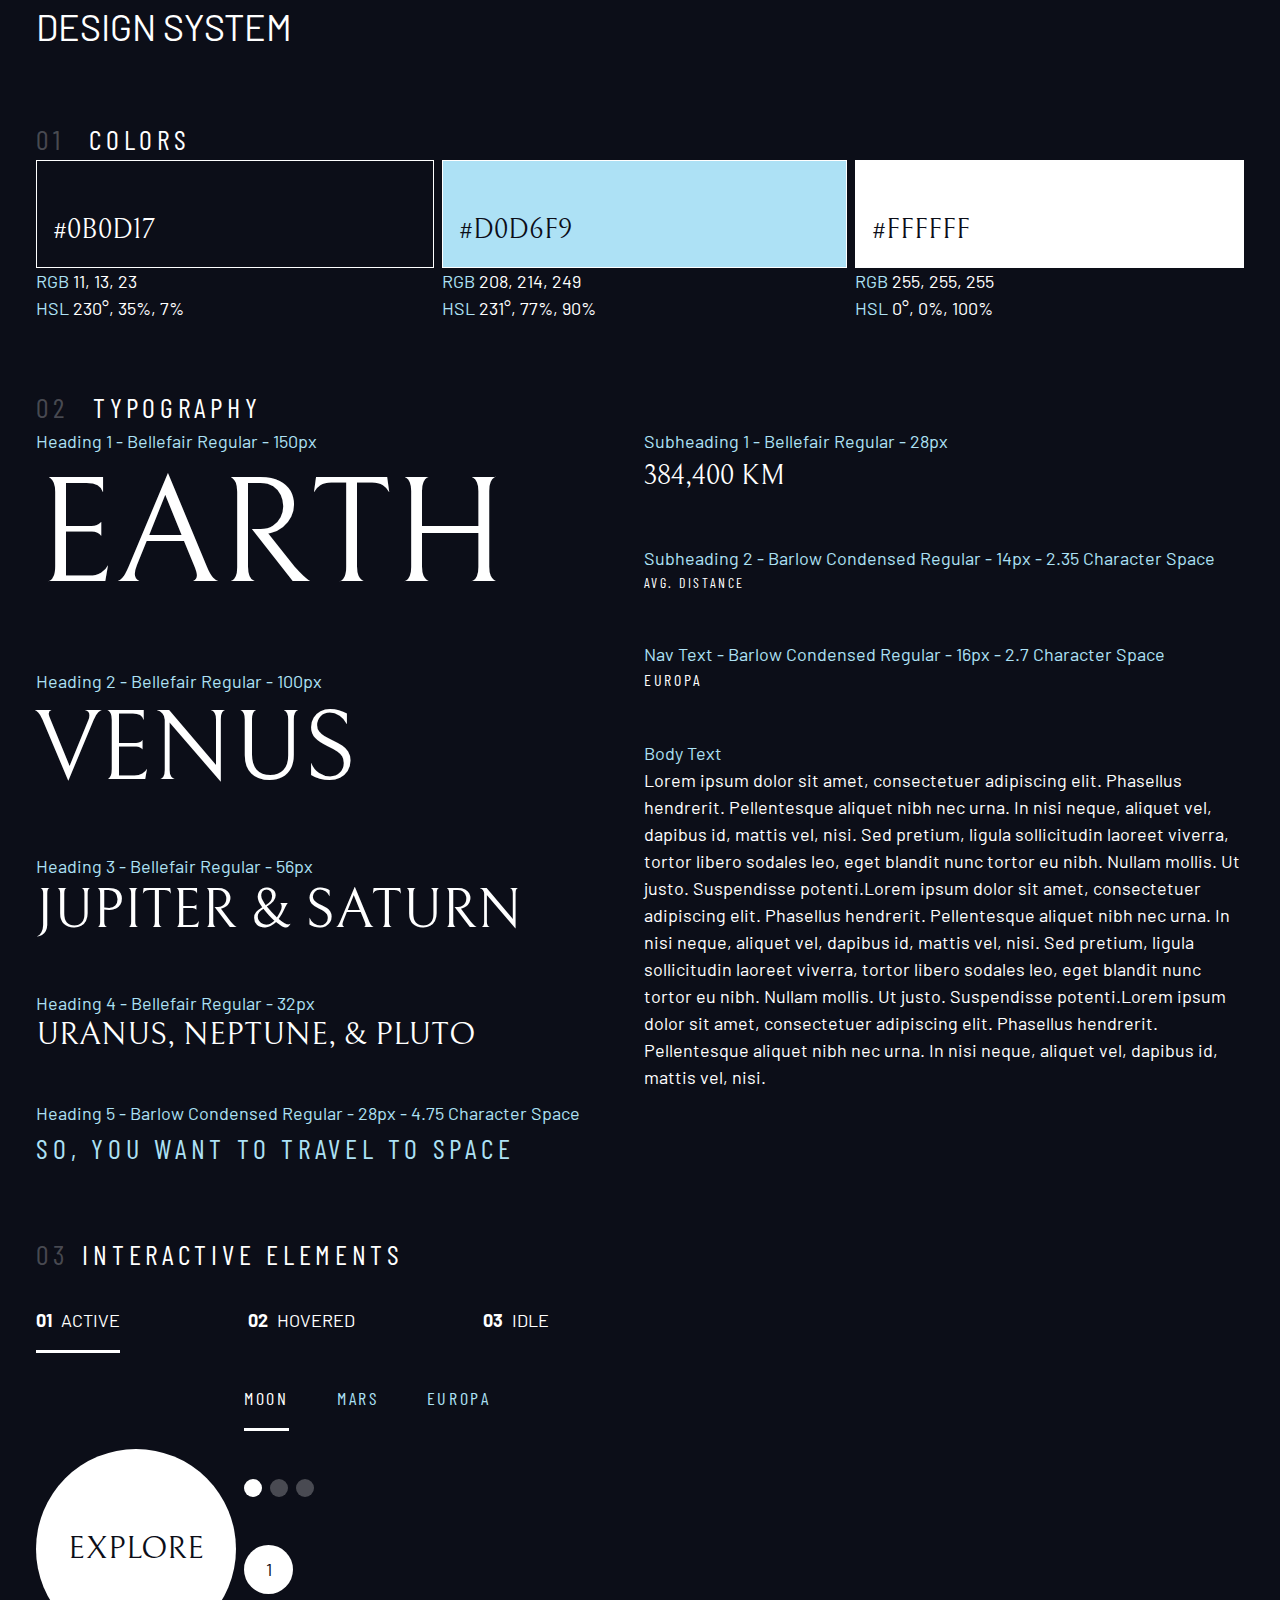
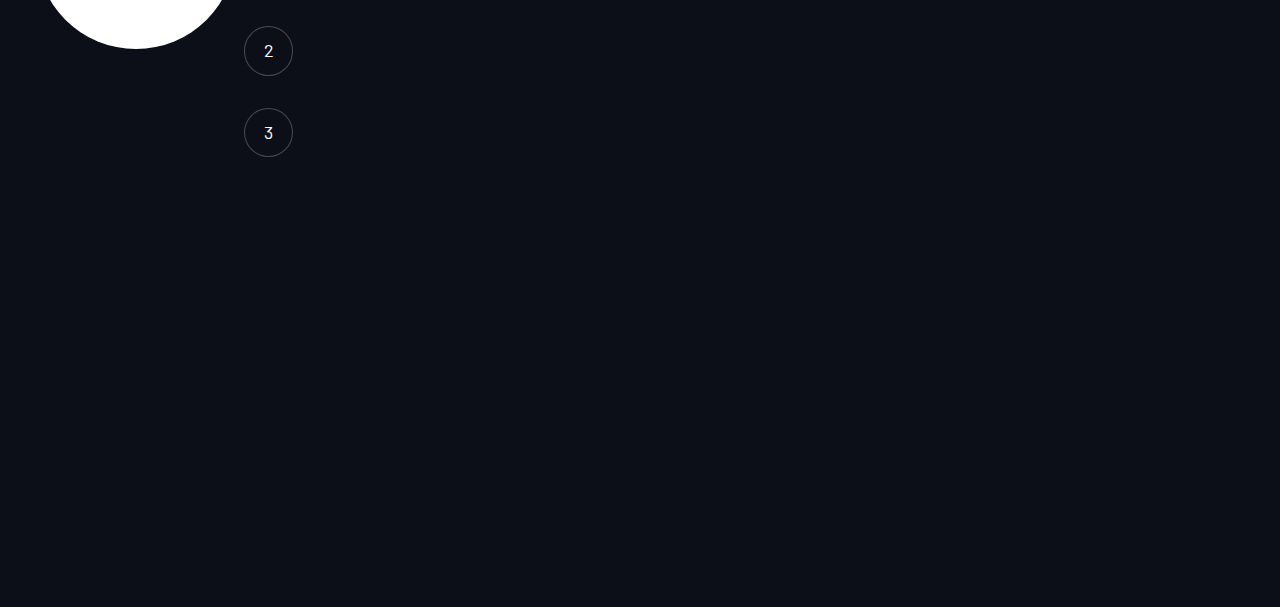
<file: index.html>
<!DOCTYPE html>
<html lang="en">
<head>
    <meta charset="UTF-8">
    <meta http-equiv="X-UA-Compatible" content="IE=edge">
    <meta name="viewport" content="width=device-width, initial-scale=1.0">
    <link rel="stylesheet" href="./index.css">
    <link href="https://fonts.googleapis.com/css2?family=Barlow+Condensed:wght@400;700&family=Bellefair&family=Barlow:wght@400;700&display=swap"
    rel="stylesheet">
    <title>space</title>
</head>
<body>
    <div class="container">
        <h1 class="uppercase">Design system</h1>
        
        <section id="colors" style="margin: 4rem 0">
            <h2 class="number-title"><span>01</span> colors</h2>
            <div class="flex">
                <div style="flex-grow: 1;">
                    <div class="bg-dark text-white ff-serif fs-500" style="padding: 3rem 1rem 1rem; border: 1px solid white">#0B0D17</div>
                    <p><span class="text-accent">RGB</span> 11, 13, 23</p>
                    <p><span class="text-accent">HSL</span> 230°, 35%, 7%</p>
                </div>
                <div style="flex-grow: 1;">
                    <div class="bg-accent text-dark ff-serif fs-500" style="padding: 3rem 1rem 1rem; border: 1px solid white">#D0D6F9</div>
                    <p><span class="text-accent">RGB</span> 208, 214, 249</p>
                    <p><span class="text-accent">HSL</span> 231°, 77%, 90%</p>
                </div>
                <div style="flex-grow: 1;">
                    <div class="bg-white text-dark ff-serif fs-500" style="padding: 3rem 1rem 1rem; border: 1px solid white;">#FFFFFF</div>
                    <p><span class="text-accent">RGB</span> 255, 255, 255</p>
                    <p><span class="text-accent">HSL</span> 0°, 0%, 100%</p>
                </div>
            </div>
        </section>
        
        <section id="typography"  style="margin: 4rem 0">
            <h2 class="number-title"><span>02 </span>Typography</h2>
            <div class="flex">
                <div class="flow" style="flex-basis: 100%; --flow-space:3rem;">
                    <div> 
                        <p class="text-accent">Heading 1 - Bellefair Regular - 150px</p>
                        <p class="fs-900 ff-serif uppercase">Earth</p>
                    </div>
                    <div> 
                        <p class="text-accent">Heading 2 - Bellefair Regular - 100px</p>
                        <p class="fs-800 ff-serif uppercase">Venus</p>
                    </div>
                    <div> 
                        <p class="text-accent">Heading 3 - Bellefair Regular - 56px</p>
                        <p class="fs-700 ff-serif uppercase">Jupiter & Saturn</p>
                    </div>
                    <div> 
                        <p class="text-accent">Heading 4 - Bellefair Regular - 32px</p>
                        <p class="fs-600 ff-serif uppercase">Uranus, Neptune, & Pluto</p>
                    </div>
                    <div> 
                        <p class="text-accent">Heading 5 - Barlow Condensed Regular - 28px - 4.75 Character Space</p>
                        <p class="text-accent fs-500 ff-sans-cond uppercase letter-spacing-1">So, you want to travel to space</p>
                    </div>
                
                </div>
                
                <div class="flow"  style="flex-basis: 100%; --flow-space:3rem;">
                    <div> 
                        <p class="text-accent">Subheading 1 - Bellefair Regular - 28px</p>
                        <p class="fs-500 ff-serif uppercase">384,400 km</p>
                    </div>
                    <div> 
                        <p class="text-accent">Subheading 2 - Barlow Condensed Regular - 14px - 2.35 Character Space</p>
                        <p class="fs-200 uppercase ff-sans-cond letter-spacing-3">Avg. Distance</p>
                    </div>
                    <div> 
                        <p class="text-accent">Nav Text - Barlow Condensed Regular - 16px - 2.7 Character Space</p>
                        <p class="fs-300 uppercase ff-sans-cond letter-spacing-2">Europa</p>
                    </div>
                    <div> 
                        <p class="text-accent">Body Text</p>
                        <p>Lorem ipsum dolor sit amet, consectetuer adipiscing elit. Phasellus hendrerit. Pellentesque aliquet nibh nec urna. In nisi neque, aliquet vel, dapibus id, mattis vel, nisi. Sed pretium, ligula sollicitudin laoreet viverra, tortor libero sodales leo, eget blandit nunc tortor eu nibh. Nullam mollis. Ut justo. Suspendisse potenti.Lorem ipsum dolor sit amet, consectetuer adipiscing elit. Phasellus hendrerit. Pellentesque aliquet nibh nec urna. In nisi neque, aliquet vel, dapibus id, mattis vel, nisi. Sed pretium, ligula sollicitudin laoreet viverra, tortor libero sodales leo, eget blandit nunc tortor eu nibh. Nullam mollis. Ut justo. Suspendisse potenti.Lorem ipsum dolor sit amet, consectetuer adipiscing elit. Phasellus hendrerit. Pellentesque aliquet nibh nec urna. In nisi neque, aliquet vel, dapibus id, mattis vel, nisi. </p>
                    </div> 
                </div>
            </div>
        </section>
        <section class="flow" id="interactive-elements">
            <h2 class="number-title"><span>03</span>Interactive elements</h2>
            <!-- navigation -->
            <div>
                <nav>
                    <ul class="primary-navigation underline-indicators flex">
                        <li class="active"><a class="uppercase text-white letter-space-2" href="#"><span>01</span>Active</a></li>
                        <li><a class="uppercase text-white letter-space-2" href="#"><span>02</span>Hovered</a></li>
                        <li><a class="uppercase text-white letter-space-2" href="#"><span>03</span>Idle</a></li>
                    </ul>
                </nav>
            </div>

            <div class="flex">
                <div style="margin-top: 5rem;">
                    <!-- explore button -->
                    <a href="#" class="large-button uppercase ff-serif text-dark fs-600 bg-white">Explore</a>
                </div>
                <div class="flow" style="margin-bottom: 50vh; --flow-space: 3rem;">
                    <!-- Tabs -->
                    <div class="tab-list underline-indicators flex">
                        <button aria-selected="true" class="uppercase text-accent letter-spacing-2 bg-dark ff-sans-cond">Moon</button>
                        <button aria-selected="false" class="uppercase text-accent letter-spacing-2 bg-dark ff-sans-cond">Mars</button>
                        <button aria-selected="false" class="uppercase text-accent letter-spacing-2 bg-dark ff-sans-cond">Europa</button>
                    </div>
                    <!-- Dots -->
                    <div class="dot-indicators flex">
                        <button aria-selected="true"><span class="sr-only">Slide title</span></button>
                        <button aria-selected="false"><span class="sr-only">Slide title</span></button>
                        <button aria-selected="false"><span class="sr-only">Slide title</span></button>
                    </div>
                    <!-- Numbers -->
                    <div class="number-indicators flex" style="--gap: 2rem; flex-direction:column;">
                        <a href="#" aria-selected="true">1</a>
                        <a href="#" aria-selected="false">2</a>
                        <a href="#" aria-selected="false">3</a>
                    </div>
                </div>
            </div>
        </section>
        
    </div>
</body>
</html>
</file>
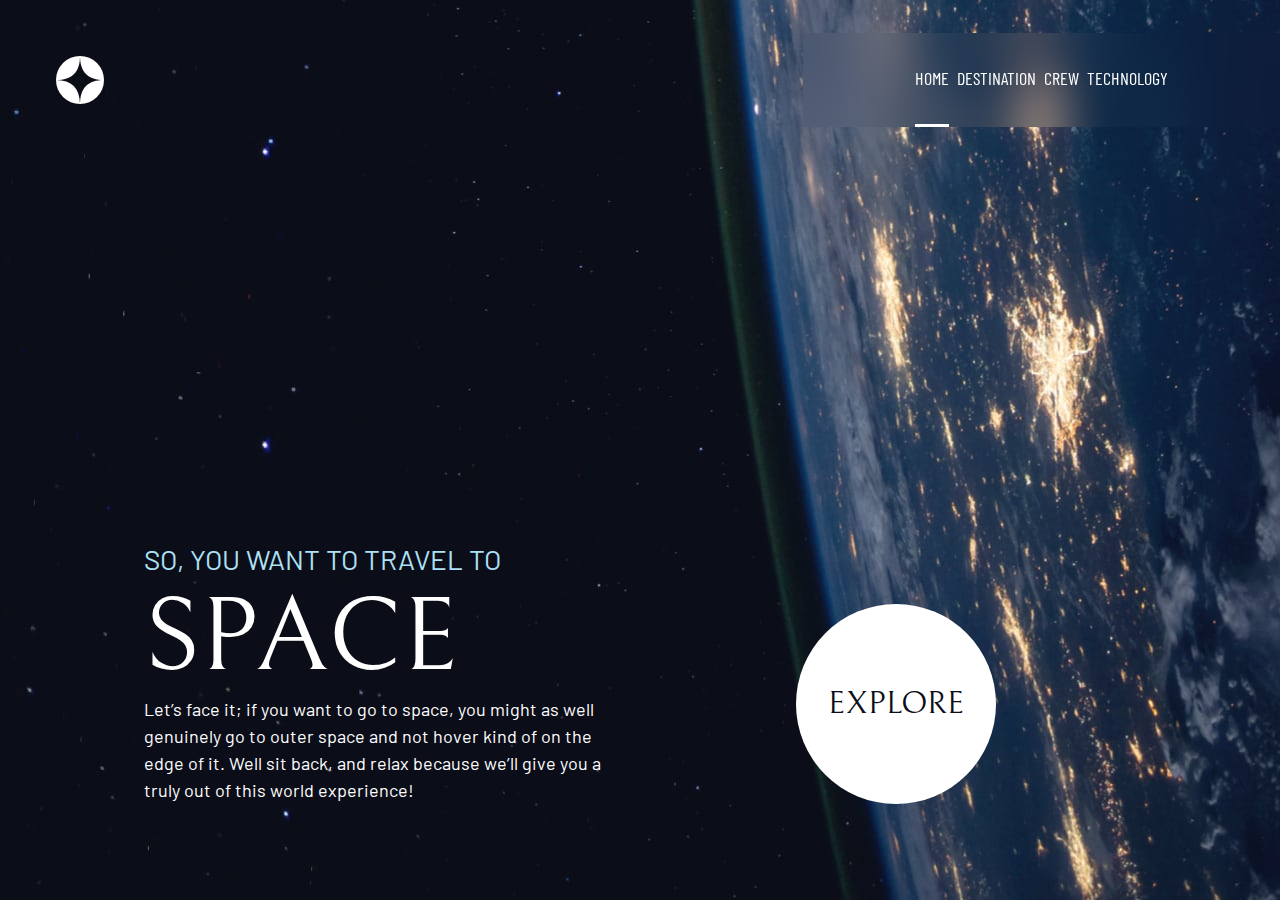
<file: space-tourism-website-main/starter-code/index.html>
<!DOCTYPE html>
<html lang="en">

<head>
  <meta charset="UTF-8">
  <meta name="viewport" content="width=device-width, initial-scale=1.0">
  <link rel="stylesheet" href="index.css">
  <link rel="icon" type="image/png" sizes="32x32" href="./assets/favicon-32x32.png">
  <link rel="preconnect" href="https://fonts.googleapis.com">
  <link rel="preconnect" href="https://fonts.gstatic.com" crossorigin>
  <link
    href="https://fonts.googleapis.com/css2?family=Barlow+Condensed:wght@400;700&family=Bellefair&family=Barlow:wght@400;700&display=swap"
    rel="stylesheet">
  <title>Frontend Mentor | Space tourism website</title>
</head>

<body class="home">
  <header class="primary-header flex">
    <div>
      <img  class="logo" src="./assets/shared/logo.svg" alt="space tourism logo">
    </div>
    <button class="mobile-nav-toggle" aria-controls="primary-navigation" aria-expanded="false">
      <span class="sr-only">Menu</span>
    </button>
    <nav>
      <ul id="primary-navigation" data-visible="false" class="primary-navigation underline-indicators flex">
        <li class="active"><a class="ff-sans-cond uppercase text-white letter-space-2"
            href="index.html"><span>00</span>Home</a></li>
        <li><a class="ff-sans-cond uppercase text-white letter-space-2"
            href="destination-europa.html"><span>01</span>Destination</a></li>
        <li><a class="ff-sans-cond uppercase text-white letter-space-2"
            href="crew-commander.html"><span>02</span>Crew</a></li>
        <li><a class="ff-sans-cond uppercase text-white letter-space-2"
            href="technology-capsule.html"><span>03</span>Technology</a></li>
      </ul>
    </nav>
  </header>
  <div class="grid-container grid-container--home">
    <div>
      <h1 class="text-accent fs-500 uppercase text-spacing-1">So, you want to travel to
        <span class="d-block fs-900 ff-serif text-white">Space</span>
      </h1>
      <p>Let’s face it; if you want to go to space, you might as well genuinely go to
        outer space and not hover kind of on the edge of it. Well sit back, and relax
        because we’ll give you a truly out of this world experience!</p>
    </div>
    <div>
      <a href="#" class="large-button uppercase ff-serif text-dark fs-600 bg-white">Explore</a>
    </div>
  </div>
  <script src="./index.js"></script>
</body>

</html>
</file>
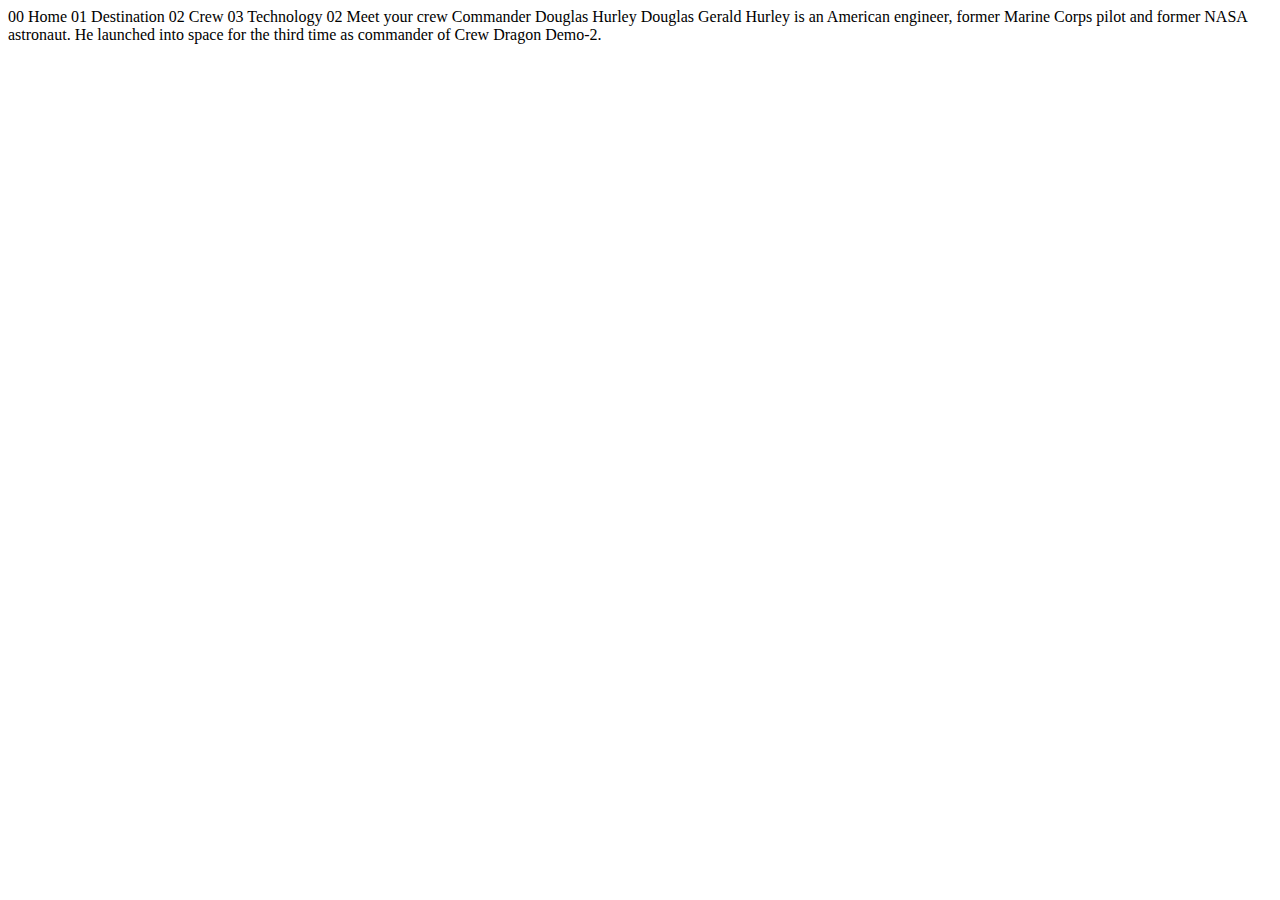
<file: space-tourism-website-main/starter-code/crew-commander.html>
<!DOCTYPE html>
<html lang="en">
<head>
  <meta charset="UTF-8">
  <meta name="viewport" content="width=device-width, initial-scale=1.0">

  <link rel="icon" type="image/png" sizes="32x32" href="./assets/favicon-32x32.png">
  
  <title>Frontend Mentor | Space tourism website</title>
</head>
<body>

  00 Home
  01 Destination
  02 Crew
  03 Technology

  02 Meet your crew

  Commander
  Douglas Hurley

  Douglas Gerald Hurley is an American engineer, former Marine Corps pilot 
  and former NASA astronaut. He launched into space for the third time as 
  commander of Crew Dragon Demo-2.
</body>
</html>
</file>
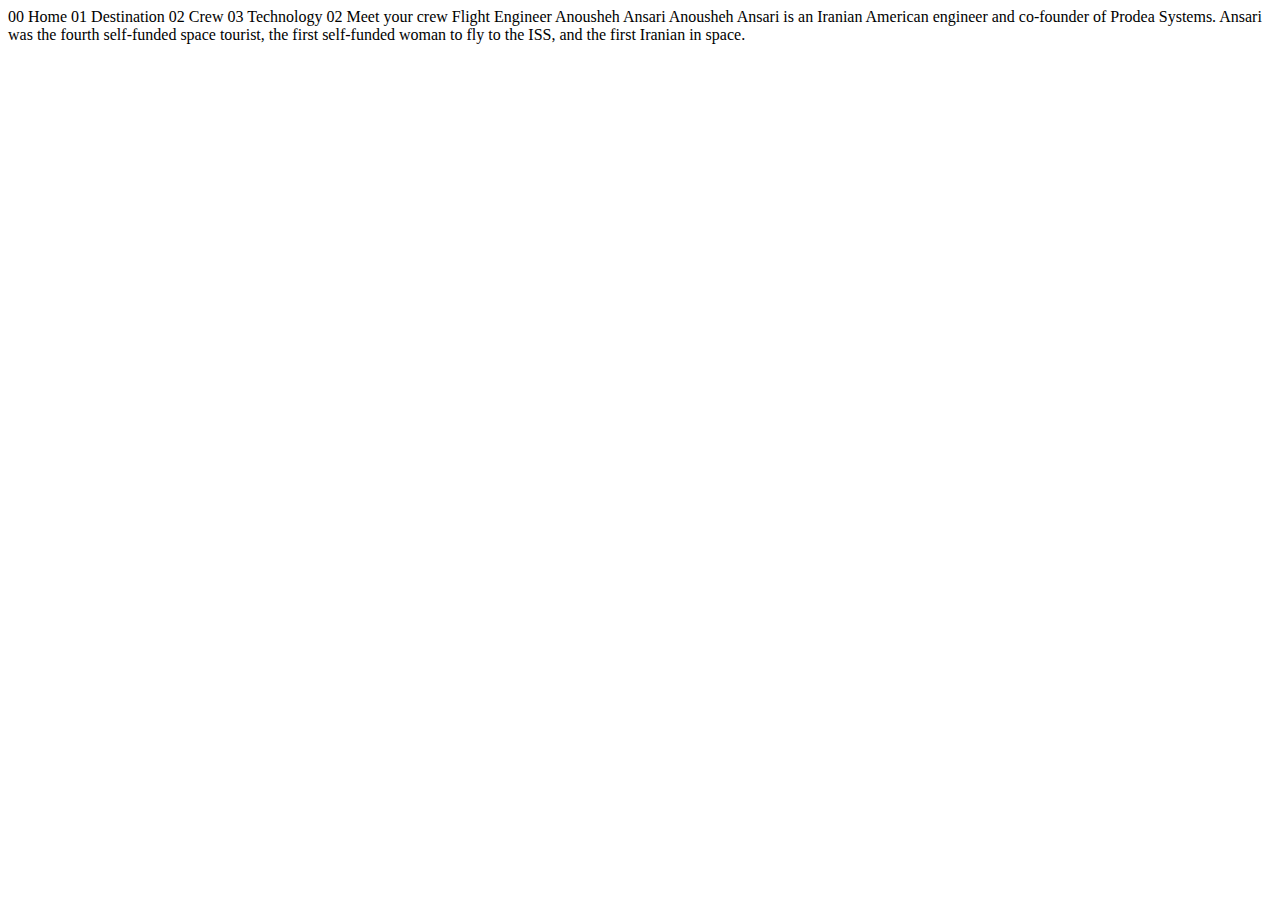
<file: space-tourism-website-main/starter-code/crew-engineer.html>
<!DOCTYPE html>
<html lang="en">
<head>
  <meta charset="UTF-8">
  <meta name="viewport" content="width=device-width, initial-scale=1.0">

  <link rel="icon" type="image/png" sizes="32x32" href="./assets/favicon-32x32.png">
  
  <title>Frontend Mentor | Space tourism website</title>
</head>
<body>

  00 Home
  01 Destination
  02 Crew
  03 Technology

  02 Meet your crew

  Flight Engineer
  Anousheh Ansari

  Anousheh Ansari is an Iranian American engineer and co-founder of Prodea Systems. 
  Ansari was the fourth self-funded space tourist, the first self-funded woman to 
  fly to the ISS, and the first Iranian in space. 
</body>
</html>
</file>
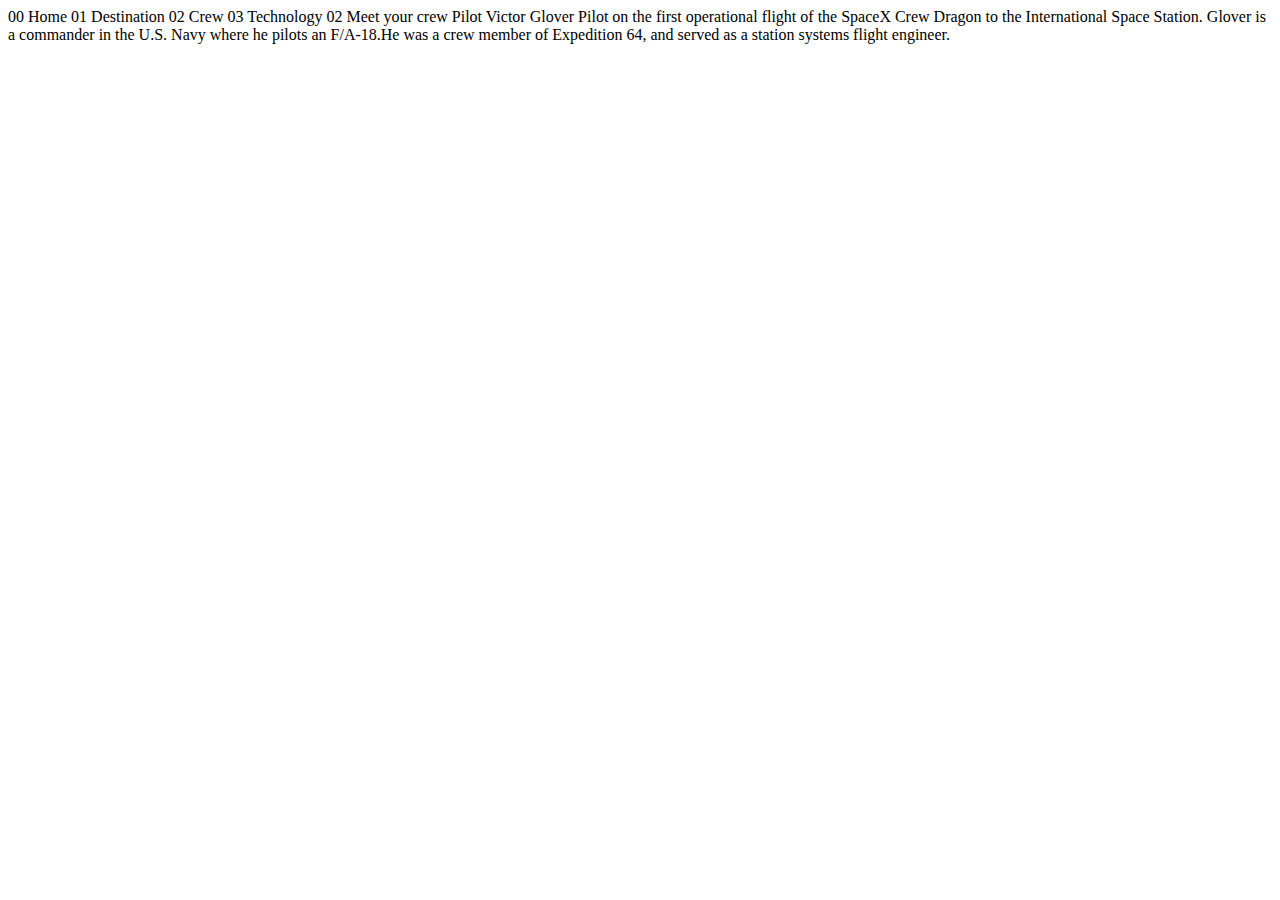
<file: space-tourism-website-main/starter-code/crew-pilot.html>
<!DOCTYPE html>
<html lang="en">
<head>
  <meta charset="UTF-8">
  <meta name="viewport" content="width=device-width, initial-scale=1.0">

  <link rel="icon" type="image/png" sizes="32x32" href="./assets/favicon-32x32.png">
  
  <title>Frontend Mentor | Space tourism website</title>
</head>
<body>

  00 Home
  01 Destination
  02 Crew
  03 Technology

  02 Meet your crew

  Pilot
  Victor Glover

  Pilot on the first operational flight of the SpaceX Crew Dragon to the 
  International Space Station. Glover is a commander in the U.S. Navy where 
  he pilots an F/A-18.He was a crew member of Expedition 64, and served as a 
  station systems flight engineer. 
</body>
</html>
</file>
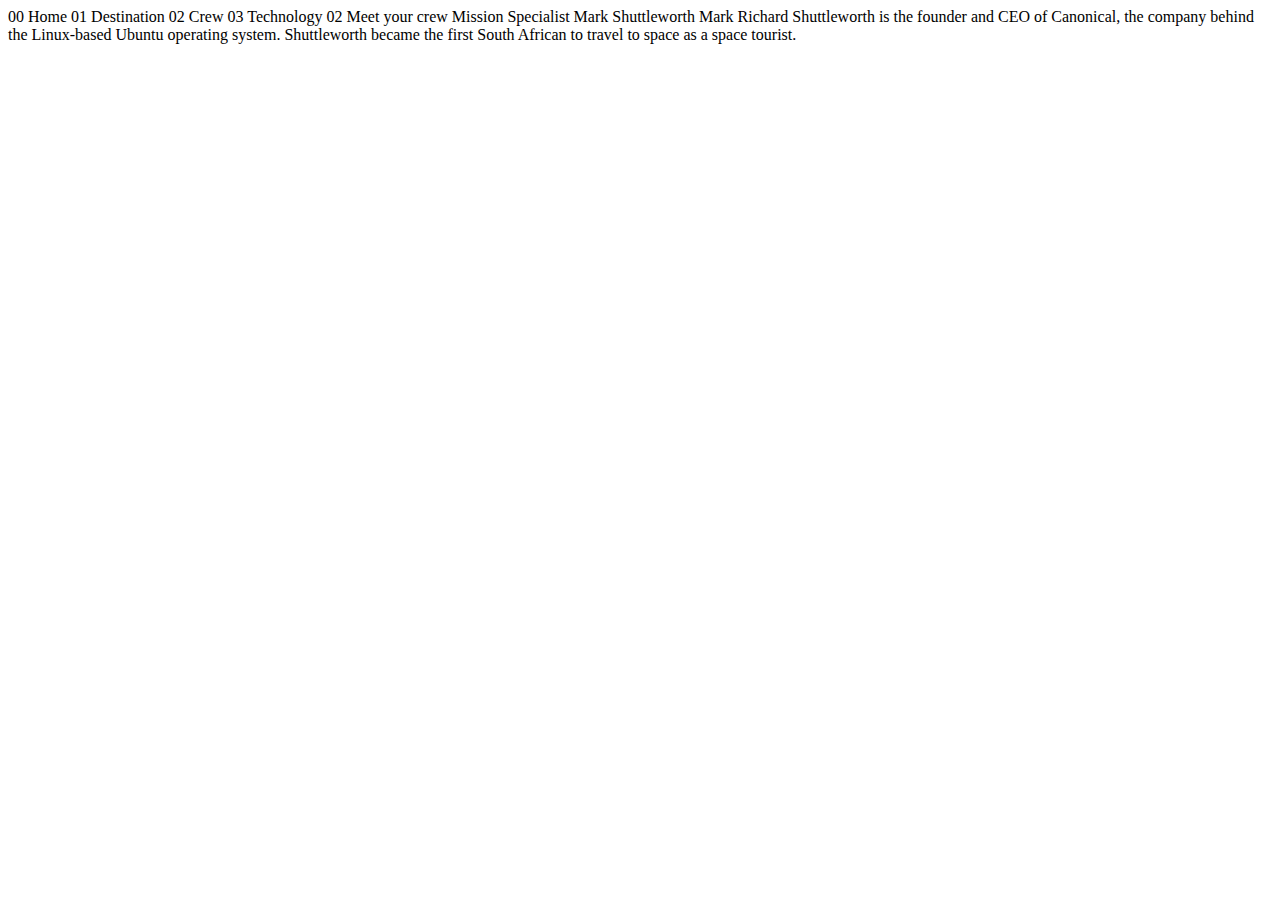
<file: space-tourism-website-main/starter-code/crew-specialist.html>
<!DOCTYPE html>
<html lang="en">
<head>
  <meta charset="UTF-8">
  <meta name="viewport" content="width=device-width, initial-scale=1.0">

  <link rel="icon" type="image/png" sizes="32x32" href="./assets/favicon-32x32.png">
  
  <title>Frontend Mentor | Space tourism website</title>
</head>
<body>

  00 Home
  01 Destination
  02 Crew
  03 Technology

  02 Meet your crew

  Mission Specialist
  Mark Shuttleworth

  Mark Richard Shuttleworth is the founder and CEO of Canonical, the company behind 
  the Linux-based Ubuntu operating system. Shuttleworth became the first South 
  African to travel to space as a space tourist.
</body>
</html>
</file>
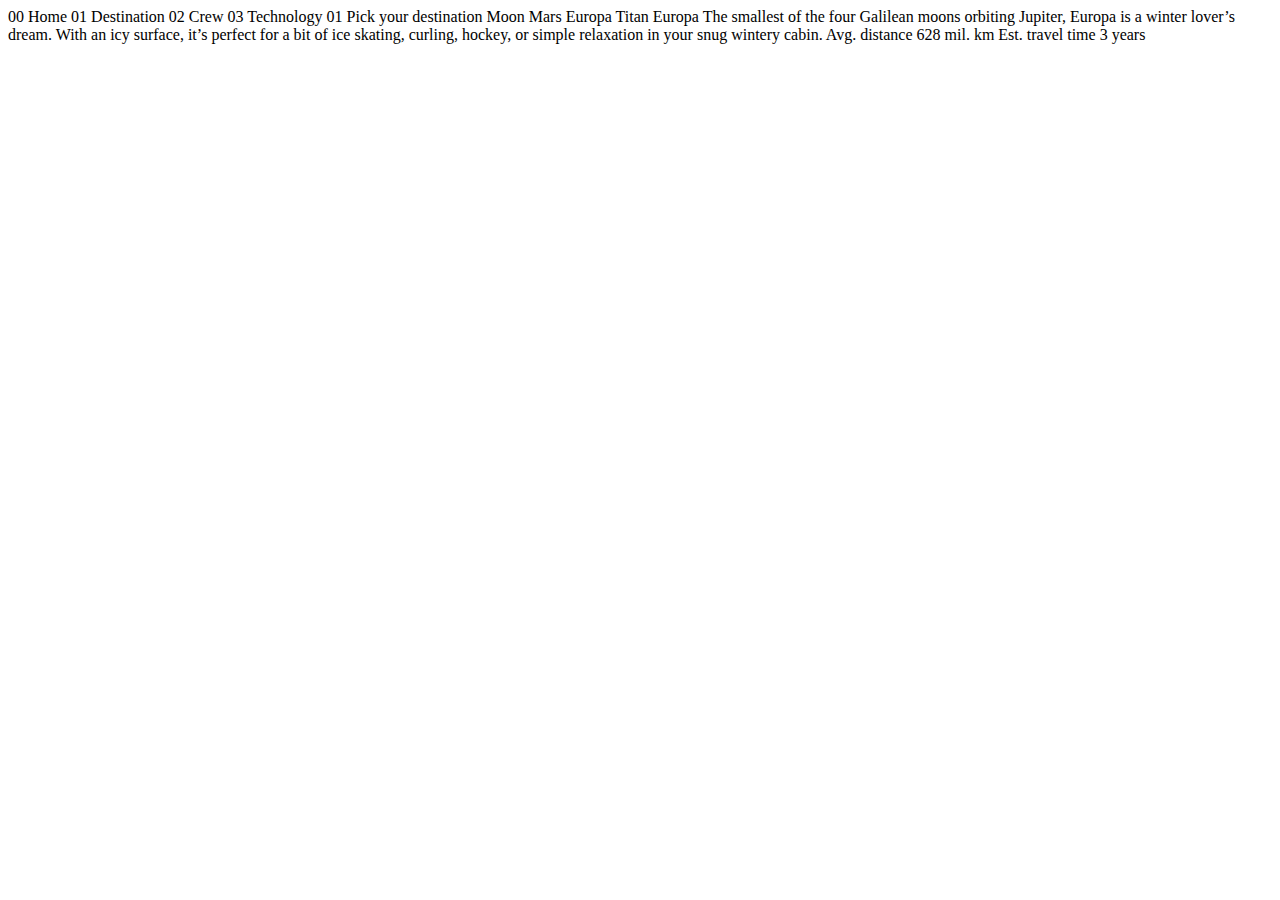
<file: space-tourism-website-main/starter-code/destination-europa.html>
<!DOCTYPE html>
<html lang="en">
<head>
  <meta charset="UTF-8">
  <meta name="viewport" content="width=device-width, initial-scale=1.0">

  <link rel="icon" type="image/png" sizes="32x32" href="./assets/favicon-32x32.png">
  
  <title>Frontend Mentor | Space tourism website</title>
</head>
<body>

  00 Home
  01 Destination
  02 Crew
  03 Technology

  01 Pick your destination

  Moon
  Mars
  Europa
  Titan

  Europa

  The smallest of the four Galilean moons orbiting Jupiter, Europa is a 
  winter lover’s dream. With an icy surface, it’s perfect for a bit of 
  ice skating, curling, hockey, or simple relaxation in your snug 
  wintery cabin.

  Avg. distance
  628 mil. km

  Est. travel time
  3 years
</body>
</html>
</file>
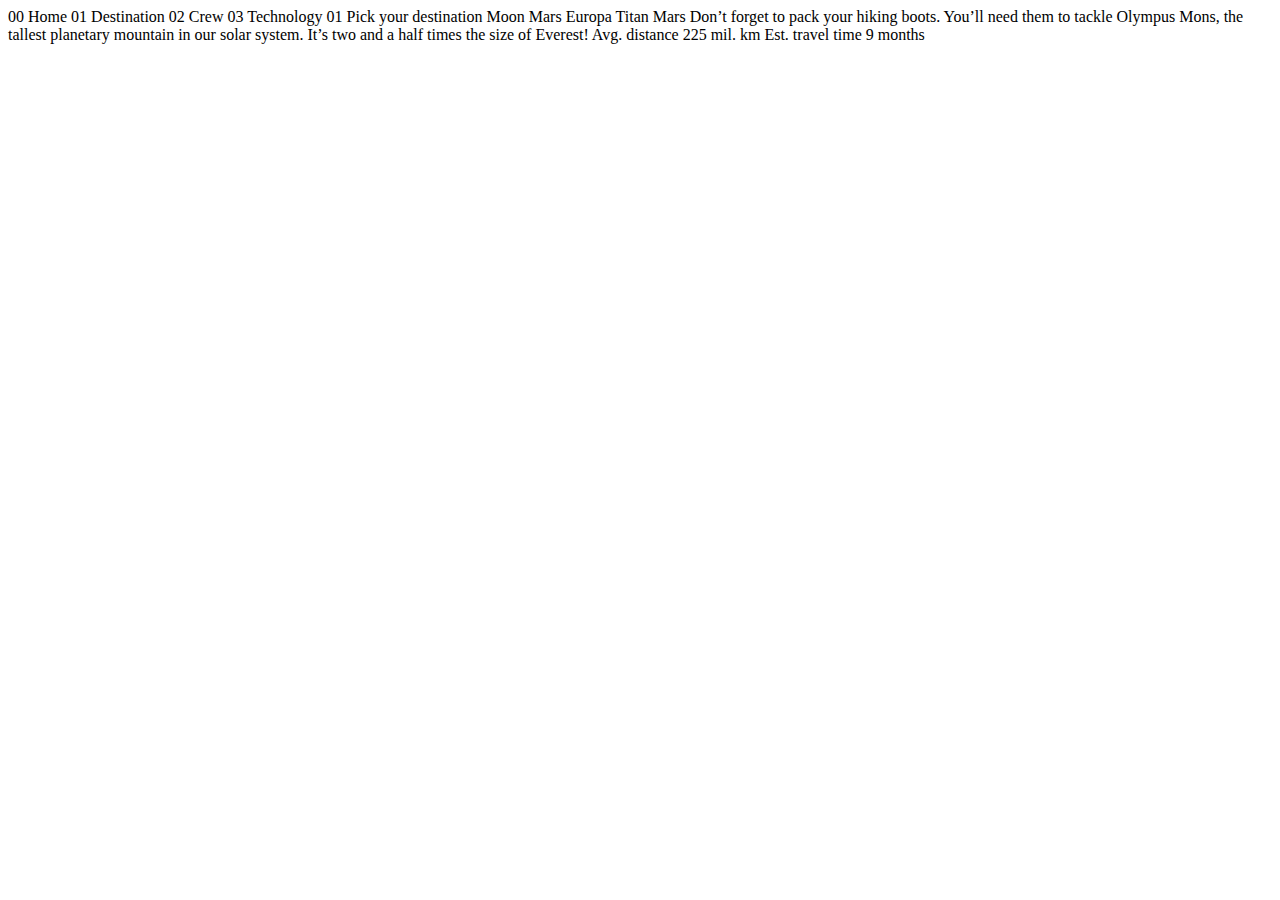
<file: space-tourism-website-main/starter-code/destination-mars.html>
<!DOCTYPE html>
<html lang="en">
<head>
  <meta charset="UTF-8">
  <meta name="viewport" content="width=device-width, initial-scale=1.0">

  <link rel="icon" type="image/png" sizes="32x32" href="./assets/favicon-32x32.png">
  
  <title>Frontend Mentor | Space tourism website</title>
</head>
<body>

  00 Home
  01 Destination
  02 Crew
  03 Technology

  01 Pick your destination

  Moon
  Mars
  Europa
  Titan

  Mars

  Don’t forget to pack your hiking boots. You’ll need them to tackle Olympus Mons, 
  the tallest planetary mountain in our solar system. It’s two and a half times 
  the size of Everest!

  Avg. distance
  225 mil. km

  Est. travel time
  9 months
</body>
</html>
</file>
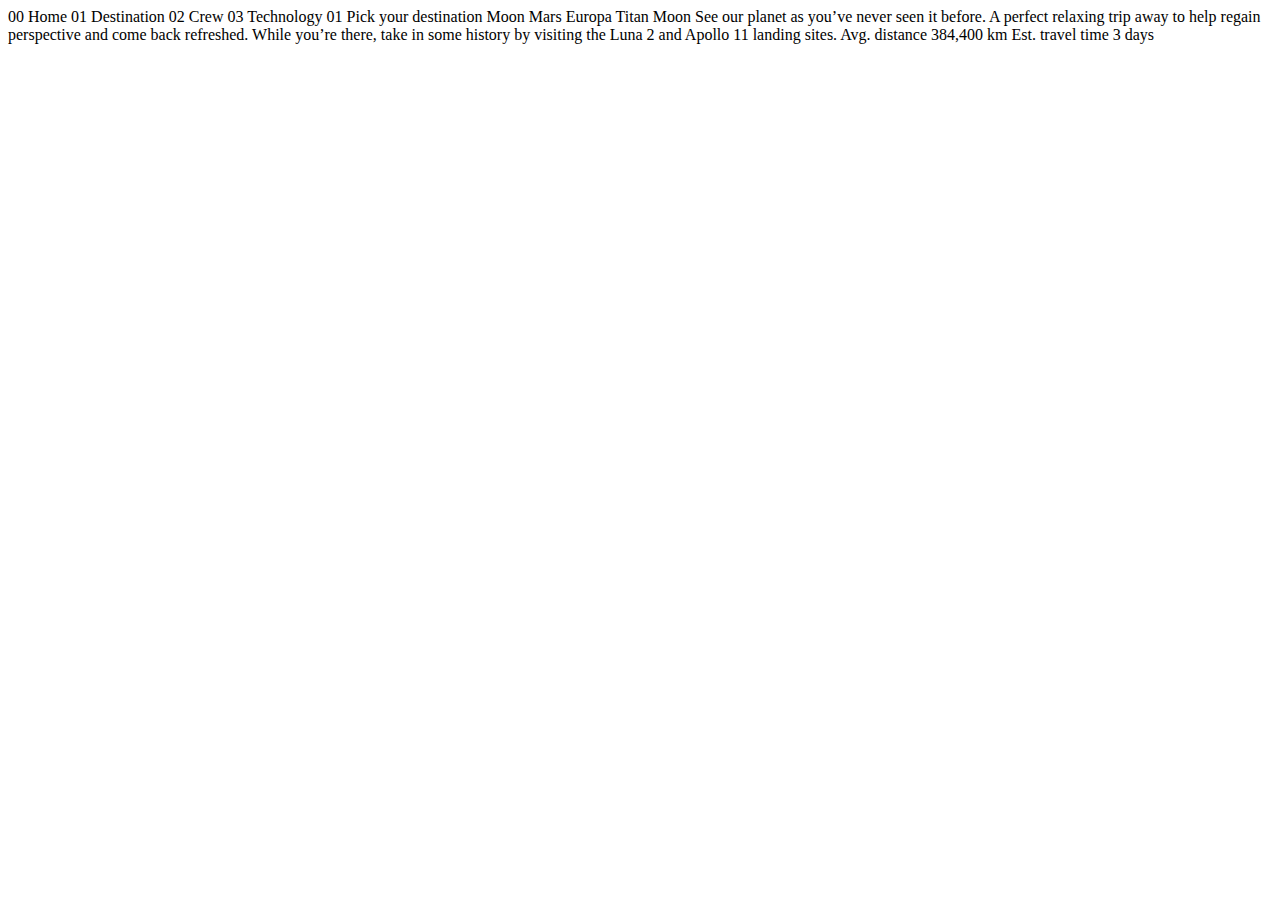
<file: space-tourism-website-main/starter-code/destination-moon.html>
<!DOCTYPE html>
<html lang="en">
<head>
  <meta charset="UTF-8">
  <meta name="viewport" content="width=device-width, initial-scale=1.0">

  <link rel="icon" type="image/png" sizes="32x32" href="./assets/favicon-32x32.png">
  
  <title>Frontend Mentor | Space tourism website</title>
</head>
<body>

  00 Home
  01 Destination
  02 Crew
  03 Technology

  01 Pick your destination

  Moon
  Mars
  Europa
  Titan

  Moon

  See our planet as you’ve never seen it before. A perfect relaxing trip away to help 
  regain perspective and come back refreshed. While you’re there, take in some history 
  by visiting the Luna 2 and Apollo 11 landing sites.

  Avg. distance
  384,400 km

  Est. travel time
  3 days
</body>
</html>
</file>
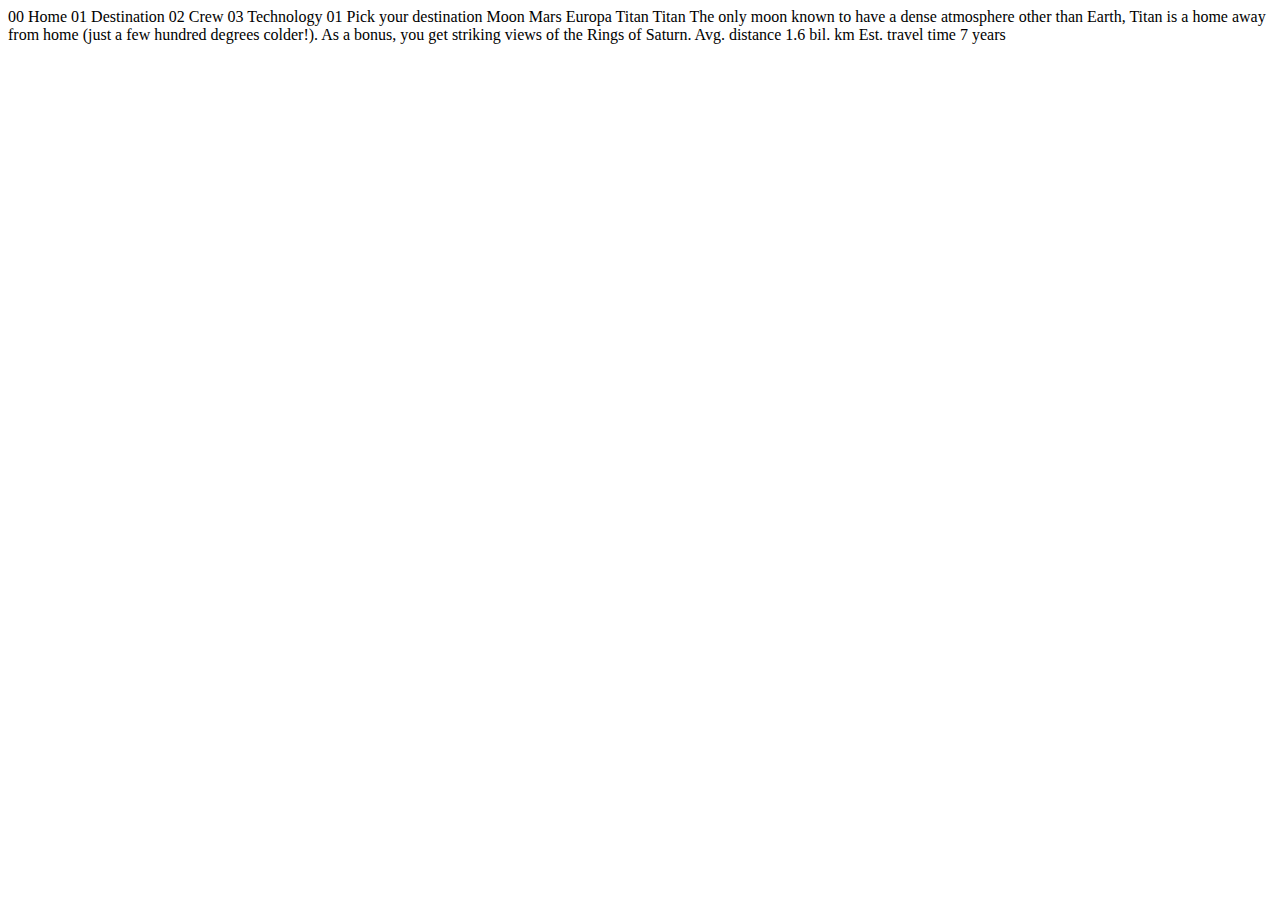
<file: space-tourism-website-main/starter-code/destination-titan.html>
<!DOCTYPE html>
<html lang="en">
<head>
  <meta charset="UTF-8">
  <meta name="viewport" content="width=device-width, initial-scale=1.0">

  <link rel="icon" type="image/png" sizes="32x32" href="./assets/favicon-32x32.png">
  
  <title>Frontend Mentor | Space tourism website</title>
</head>
<body>

  00 Home
  01 Destination
  02 Crew
  03 Technology

  01 Pick your destination

  Moon
  Mars
  Europa
  Titan

  Titan

  The only moon known to have a dense atmosphere other than Earth, Titan 
  is a home away from home (just a few hundred degrees colder!). As a 
  bonus, you get striking views of the Rings of Saturn.

  Avg. distance
  1.6 bil. km

  Est. travel time
  7 years
</body>
</html>
</file>
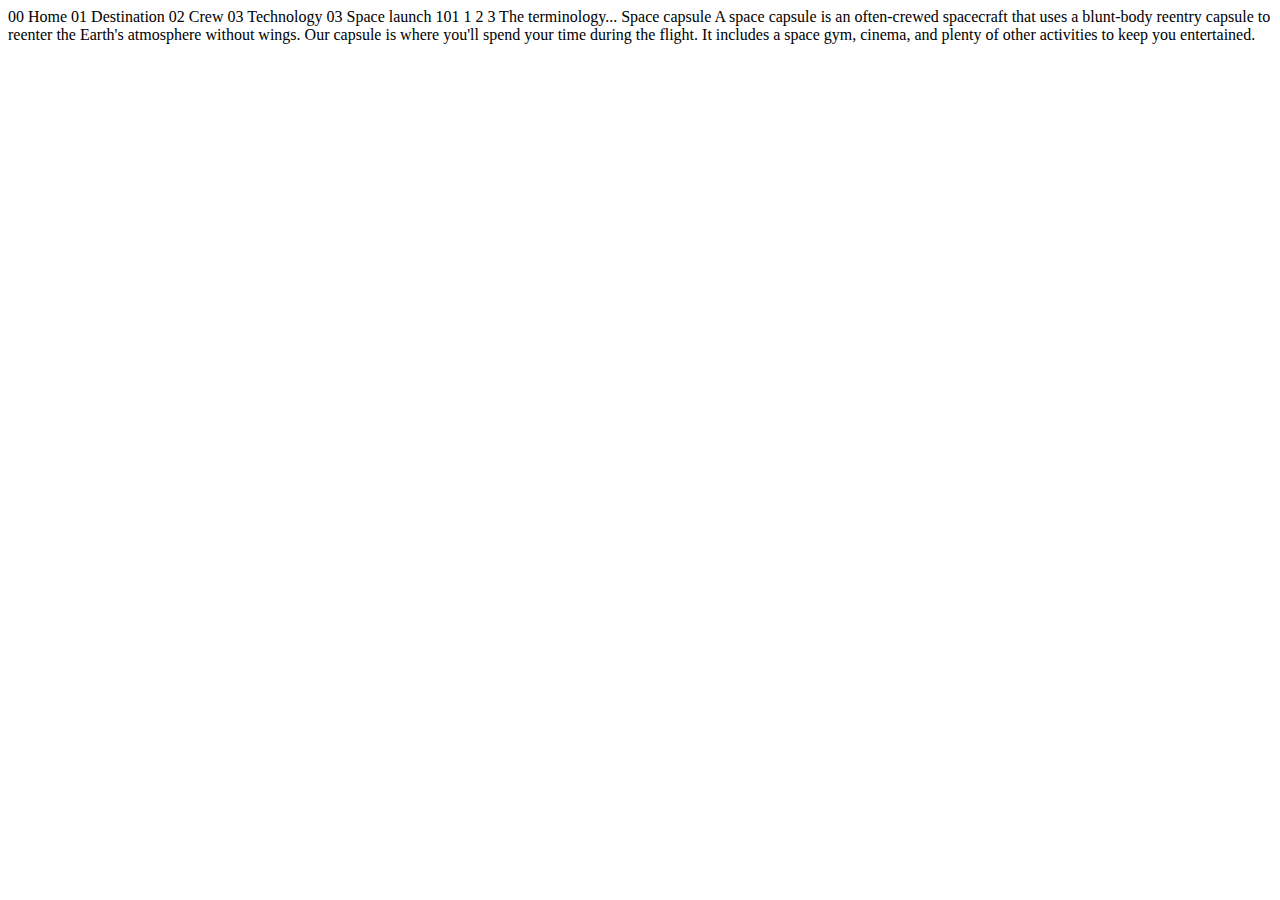
<file: space-tourism-website-main/starter-code/technology-capsule.html>
<!DOCTYPE html>
<html lang="en">
<head>
  <meta charset="UTF-8">
  <meta name="viewport" content="width=device-width, initial-scale=1.0">

  <link rel="icon" type="image/png" sizes="32x32" href="./assets/favicon-32x32.png">
  
  <title>Frontend Mentor | Space tourism website</title>
</head>
<body>

  00 Home
  01 Destination
  02 Crew
  03 Technology

  03 Space launch 101

  1
  2
  3

  The terminology...
  Space capsule

  A space capsule is an often-crewed spacecraft that uses a blunt-body reentry 
  capsule to reenter the Earth's atmosphere without wings. Our capsule is where 
  you'll spend your time during the flight. It includes a space gym, cinema, 
  and plenty of other activities to keep you entertained.
</body>
</html>
</file>
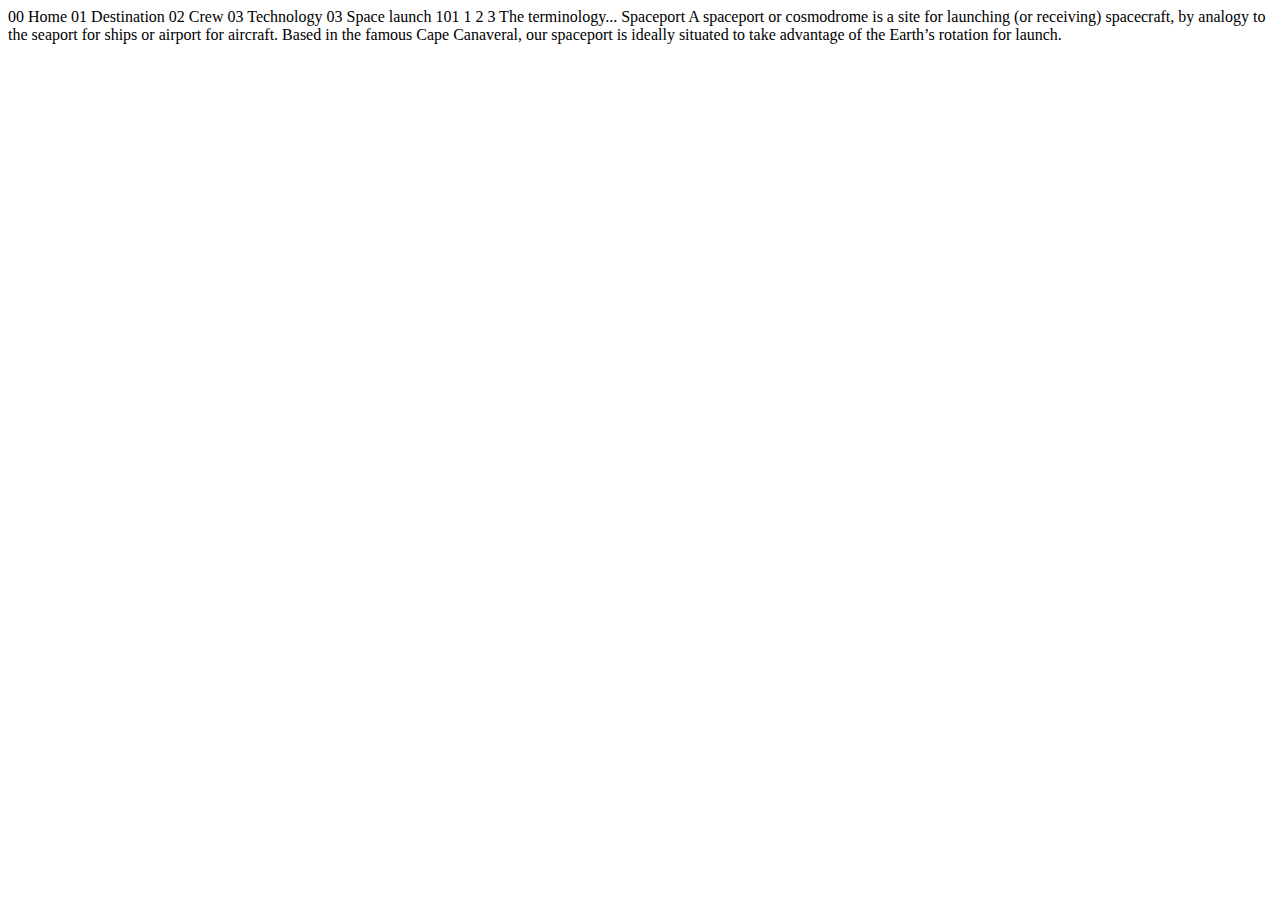
<file: space-tourism-website-main/starter-code/technology-spaceport.html>
<!DOCTYPE html>
<html lang="en">
<head>
  <meta charset="UTF-8">
  <meta name="viewport" content="width=device-width, initial-scale=1.0">

  <link rel="icon" type="image/png" sizes="32x32" href="./assets/favicon-32x32.png">
  
  <title>Frontend Mentor | Space tourism website</title>
</head>
<body>

  00 Home
  01 Destination
  02 Crew
  03 Technology

  03 Space launch 101

  1
  2
  3

  The terminology...
  Spaceport

  A spaceport or cosmodrome is a site for launching (or receiving) spacecraft, 
  by analogy to the seaport for ships or airport for aircraft. Based in the 
  famous Cape Canaveral, our spaceport is ideally situated to take advantage 
  of the Earth’s rotation for launch.
</body>
</html>
</file>
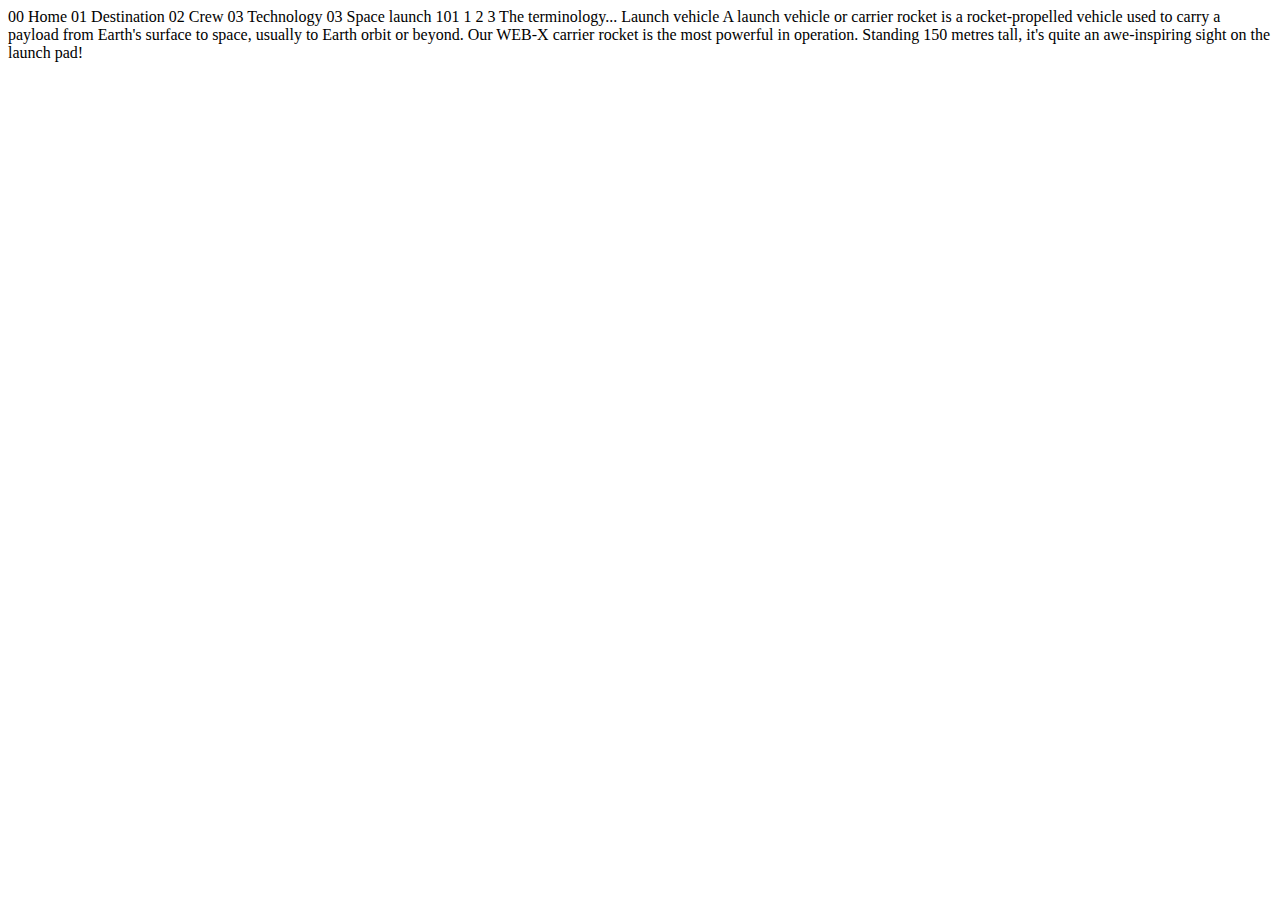
<file: space-tourism-website-main/starter-code/technology-vehicle.html>
<!DOCTYPE html>
<html lang="en">
<head>
  <meta charset="UTF-8">
  <meta name="viewport" content="width=device-width, initial-scale=1.0">

  <link rel="icon" type="image/png" sizes="32x32" href="./assets/favicon-32x32.png">
  
  <title>Frontend Mentor | Space tourism website</title>
</head>
<body>

  00 Home
  01 Destination
  02 Crew
  03 Technology

  03 Space launch 101

  1
  2
  3

  The terminology...
  Launch vehicle

  A launch vehicle or carrier rocket is a rocket-propelled vehicle used to carry a 
  payload from Earth's surface to space, usually to Earth orbit or beyond. Our 
  WEB-X carrier rocket is the most powerful in operation. Standing 150 metres tall, 
  it's quite an awe-inspiring sight on the launch pad!
</body>
</html>
</file>
<file: index.css>
/* ========= */
/* Custom properties */
/* ========= */

:root{
    --gap: .5rem;
    --clr-dark: 230 35% 7%;
    --clr-light: 197, 78%, 82%;
    --clr-white: 0 0% 100%;


    /* font size */
    --fs-900: 9.375rem;
    --fs-800: 6.25rem;
    --fs-700: 3.5rem;
    --fs-600: 2rem;
    --fs-500: 1.75rem;
    --fs-400: 1.125rem;
    --fs-300: 1rem; 
    --fs-200: 0.875rem;

    /* font family */
    --ff-serif: "Bellefair", serif;
    --ff-sans-cond: "Barlow Condensed", sans-serif;
    --ff-sans-normal: "Barlow", sans-serif;
}

/* ========= */
/* Reset */
/* ========= */

/* box sizing  */
*,
*::before,
*::after{
   box-sizing: border-box;
}

/* reset margins */
body,
h1,
h2,
h3,
h4,
h5,
p,
figure,
picture{
   margin: 0;
}

/* set up the body */
body{
   font-family: var(--ff-sans-normal);
   font-size: var(--fs-400);
   background-color: hsl(var(--clr-dark));
   color: hsl(var(--clr-white));
   line-height: 1.5;
   min-height: 100vh;
}

/* makes images easier to work with */
img,
picture{
   max-width: 100%;
   display: block;
}

input,
button,
textarea,
select{
   font: inherit;
}

/* remove animatios for people who've turned them off */
@media (prefers-reduced-motion: reduce) {
   *,
   *::before,
   *::after{ 
       animation-duration: 0.01ms !important;
       animation-iteration-count: 1 !important;
       transition-duration: 00.01ms !important;
       scroll-behavior: auto !important;
   }
}

/* utilities classes */

.flex{
   display: flex;
   gap: var(--gap, 1rem);
}

.flow > *:not(:first-child) { /* or *:where(:not(:first-child)) means everything that is not the first child */
    margin-top: var(--flow-space, 1rem);
    /* outline: 1px solid red; */
}

.grid{
   display: grid;
   gap: var(--gap, 1rem);
}

.container{
   padding-inline: 2em;
   margin-inline: auto;
   max-width: 80rem;
}

.sr-only{  /* screen reader only*/
   position: absolute;
   width: 1px;
   height: 1px;
   padding: 0;
   margin: -1px;
   overflow: hidden;
   clip: rect(0,0,0,);
   white-space: nowrap;
   border: 0;
}

h1,
h2,
h3,
h4,
h5,
h6,
p{
   font-weight: 400;
}

.box{
   background: lightblue;
   padding: 3rem;
}

/* colors */
.bg-dark {
   background-color: hsl(var(--clr-dark));
}

.bg-accent {
   background-color: hsl(var(--clr-light));
}

.bg-white {
   background-color: hsl(var(--clr-white));
}

.text-dark {
   color: hsl(var(--clr-dark));
} 

.text-accent {
   color: hsl(var(--clr-light));
}

.text-white {
   color: hsl(var(--clr-white));
}

/* typography */
.ff-serif { font-family: var(--ff-serif);}
.ff-sans-cond {font-family: var(--ff-sans-cond);}
.ff-sans-normal { font-family: var(--ff-sans-normal);}

.letter-spacing-1 { letter-spacing:4.75px;}
.letter-spacing-2 { letter-spacing: 2.7px;}
.letter-spacing-3 { letter-spacing: 2.35px;}

.uppercase { text-transform: uppercase;}

.fs-900{ font-size: var(--fs-900);}
.fs-800{ font-size: var(--fs-800);}
.fs-700{font-size: var(--fs-700);}
.fs-600{font-size: var(--fs-600);}
.fs-500{font-size: var(--fs-500);}
.fs-400{font-size: var(--fs-400);}
.fs-300{font-size: var(--fs-300);}
.fs-200{font-size: var(--fs-200);}

.fs-900,
.fs-800,
.fs-700,
.fs-600{
   line-height: 1.1;
}

.number-title{
    font-family: var(--ff-sans-cond);
    font-size: var(--fs-500);
    text-transform: uppercase;
    letter-spacing: 4.72px;
}

.number-title span{
    margin-right: .5em;
    font-weight: var(--fs-700);
    color: hsl(var(--clr-white)/.25);
}

/* ----------------- */
/* Components  */
/* ----------------- */

.large-button{
    position: relative;
    display: grid;
    padding: 0 2rem;
    aspect-ratio: 1;
    z-index: 1;
    text-decoration: none;
    place-items: center;
    border-radius: 50%;
}

.large-button::after{
    content: '';
    position: absolute;
    z-index: -1;
    width: 100%;
    height: 100%;
    background: hsl( var(--clr-white) / .15);
    border-radius: 50%;
    opacity: 0;
    transition: opacity 500ms linear,transform 500ms ease-in-out;
}

.large-button:hover::after,
.large-button:focus::after{
    opacity: 1;
    transform: scale(1.5);
}

.primary-navigation{
    --gap: 8rem;
    margin: 0;
    padding: 0;
    list-style: none;
}

.primary-navigation a{
    text-decoration: none;
}

.primary-navigation a > span{
    font-weight: 700;
    margin-right: .5em;

}

.underline-indicators > *{
    padding: var(--underline-gap, 1rem) 0;
    border: 0;
    cursor: pointer;
    border-bottom: .2rem solid hsl(var(--clr-white) / 0);
}

.underline-indicators > *:hover,
.underline-indicators > *:focus{
    border-color: hsl(var(--clr-white)/.25);
}

.underline-indicators > .active,
.underline-indicators > [aria-selected="true"]{
    color: hsl(var(--clr-white)/ 1);
    border-color: hsl(var(--clr-white)/ 1);
}

.tab-list {
    --gap:3rem;
}

.dot-indicators > *{
   cursor: pointer;
   border: 0;
   border-radius: 50%;
   aspect-ratio: 1;
   padding: .5em;
   background-color: hsl(var(--clr-white)/.25);
}

.dot-indicators > *:hover,
.dot-indicators > *:focus{
    background-color: hsl(var(--clr-white)/.5);
 }

 .dot-indicators > [aria-selected="true"]{
    background-color: hsl(var(--clr-white)/ 1);
}

.number-indicators > *{
   position: relative;
   display: grid;
   place-items: center;
   text-decoration: none;
   cursor: pointer;
   width: 20%;
   background-color: hsl(var(--clr-dark));
   color: hsl(var(--clr-white));
   border: 1px solid hsl(var(--clr-white) / .25);
   border-radius: 50%;
   padding: 0 .5em;
   aspect-ratio: 1;
}


.number-indicators > [aria-selected="true"]{
   background-color: hsl(var(--clr-white)/ 1);
   color: hsl(var(--clr-dark));
}

.number-indicators > *:hover,
.border-indicators > *:focus{
   border-color: hsl(var(--clr-white)/.5);
 }
</file>
<file: space-tourism-website-main/starter-code/index.css>
/* ========= */
/* Custom properties */
/* ========= */

:root {
   --gap: .5rem;
   --clr-dark: 230 35% 7%;
   --clr-light: 197, 78%, 82%;
   --clr-white: 0 0% 100%;


   /* font size */
   --fs-900: clamp(5rem, 7vw + 1rem, 9.375rem);
   --fs-800: 3.5rem;
   --fs-700: 1.5rem;
   --fs-600: 1rem;
   --fs-500: 1.75rem;
   --fs-400: 0.9375rem;
   --fs-300: 1rem;
   --fs-200: 0.875rem;

   /* font family */
   --ff-serif: "Bellefair", serif;
   --ff-sans-cond: "Barlow Condensed", sans-serif;
   --ff-sans-normal: "Barlow", sans-serif;
}


@media (min-width: 35em) {
   :root {
      --fs-800: 5rem;
      --fs-700: 2.5rem;
      --fs-600: 1.5rem;
      --fs-400: 1rem;
   }
}

@media (min-width: 45em) {
   :root {
      /* font-sizes */
      --fs-800: 6.25rem;
      --fs-700: 3.5rem;
      --fs-600: 2rem;
      --fs-400: 1.125rem;
   }
}

/* ========= */
/* Reset */
/* ========= */

/* box sizing  */
*,
*::before,
*::after {
   box-sizing: border-box;
}

/* reset margins */
body,
h1,
h2,
h3,
h4,
h5,
p,
figure,
picture {
   margin: 0;
}

/* set up the body */
body {
   font-family: var(--ff-sans-normal);
   font-size: var(--fs-400);
   background-color: hsl(var(--clr-dark));
   color: hsl(var(--clr-white));
   line-height: 1.5;
   min-height: 100vh;
   display: grid;
   grid-template-rows: min-content 1fr;
   overflow-x: hidden;
}

/* makes images easier to work with */
img,
picture {
   max-width: 100%;
   display: block;
}

input,
button,
textarea,
select {
   font: inherit;
}

/* remove animatios for people who've turned them off */
@media (prefers-reduced-motion: reduce) {

   *,
   *::before,
   *::after {
      animation-duration: 0.01ms !important;
      animation-iteration-count: 1 !important;
      transition-duration: 00.01ms !important;
      scroll-behavior: auto !important;
   }
}

/* utilities classes */

.flex {
   display: flex;
   gap: var(--gap, 1rem);
}

.flex.even-columns {
   width: 100%;
}

.flow>*:not(:first-child) {
   /* or *:where(:not(:first-child)) means everything that is not the first child */
   margin-top: var(--flow-space, 1rem);
   /* outline: 1px solid red; */
}

.grid {
   display: grid;
   gap: var(--gap, 1rem);
}

.d-block {
   display: block;
}

.container {
   padding-inline: 2em;
   margin-inline: auto;
   max-width: 80rem;
}

.grid-container {
   text-align: center;
   display: grid;
   place-items: center;
   row-gap: 10%;
   padding-inline: 1rem;
}

.grid-container * {
   max-width: 50ch;
}

@media (min-width: 45em) {
   .grid-container {
      text-align: left;
      column-gap: var(--container-gap, 2rem);
      grid-template-columns: minmax(2rem, 1fr) repeat(2, minmax(0, 30rem)) minmax(2rem, 1fr);
   }

   .grid-container>*:first-child {
      grid-column: 2;
   }

   .grid-container>*:last-child {
      grid-column: 3;
   }

   .grid-container--home {
      padding-bottom: max(6rem, 10vh);
      align-items: end;
   }
}


.sr-only {
   /* screen reader only*/
   position: absolute;
   width: 1px;
   height: 1px;
   padding: 0;
   margin: -1px;
   overflow: hidden;
   clip: rect(0, 0, 0, );
   white-space: nowrap;
   border: 0;
}

h1,
h2,
h3,
h4,
h5,
h6,
p {
   font-weight: 400;
}

.box {
   background: lightblue;
   padding: 3rem;
}

/* colors */
.bg-dark {
   background-color: hsl(var(--clr-dark));
}

.bg-accent {
   background-color: hsl(var(--clr-light));
}

.bg-white {
   background-color: hsl(var(--clr-white));
}

.text-dark {
   color: hsl(var(--clr-dark));
}

.text-accent {
   color: hsl(var(--clr-light));
}

.text-white {
   color: hsl(var(--clr-white));
}

/* typography */
.ff-serif {
   font-family: var(--ff-serif);
}

.ff-sans-cond {
   font-family: var(--ff-sans-cond);
}

.ff-sans-normal {
   font-family: var(--ff-sans-normal);
}

.letter-spacing-1 {
   letter-spacing: 4.75px;
}

.letter-spacing-2 {
   letter-spacing: 2.7px;
}

.letter-spacing-3 {
   letter-spacing: 2.35px;
}

.uppercase {
   text-transform: uppercase;
}

.fs-900 {
   font-size: var(--fs-900);
}

.fs-800 {
   font-size: var(--fs-800);
}

.fs-700 {
   font-size: var(--fs-700);
}

.fs-600 {
   font-size: var(--fs-600);
}

.fs-500 {
   font-size: var(--fs-500);
}

.fs-400 {
   font-size: var(--fs-400);
}

.fs-300 {
   font-size: var(--fs-300);
}

.fs-200 {
   font-size: var(--fs-200);
}

.fs-900,
.fs-800,
.fs-700,
.fs-600 {
   line-height: 1.1;
}

.number-title {
   font-family: var(--ff-sans-cond);
   font-size: var(--fs-500);
   text-transform: uppercase;
   letter-spacing: 4.72px;
}

.number-title span {
   margin-right: .5em;
   font-weight: var(--fs-700);
   color: hsl(var(--clr-white)/.25);
}

/* ----------------- */
/* Components  */
/* ----------------- */

.large-button {
   font-size: 2rem;
   position: relative;
   display: inline-grid;
   padding: 0 2rem;
   aspect-ratio: 1;
   z-index: 1;
   text-decoration: none;
   place-items: center;
   border-radius: 50%;
}

.large-button::after {
   content: '';
   position: absolute;
   z-index: -1;
   width: 100%;
   height: 100%;
   background: hsl(var(--clr-white) / .15);
   border-radius: 50%;
   opacity: 0;
   transition: opacity 500ms linear, transform 500ms ease-in-out;
}

.large-button:hover::after,
.large-button:focus::after {
   opacity: 1;
   transform: scale(1.5);
}

/* primary-header */

.logo{
   margin: clamp(1.5rem, 5vw, 3.5rem);
}

.primary-header{
   justify-content: space-between;
   align-items: center;
}

.primary-navigation {
   --underline-gap: 2rem;
   margin: 0;
   padding: 0;
   list-style: none;
   background: hsl(var(--clr-white) / 0..05);
   backdrop-filter: blur(1.5rem);
}

.primary-navigation a {
   text-decoration: none;
}

.primary-navigation a>span {
   font-weight: 700;
   margin-right: .5em;

}

.mobile-nav-toggle {
   display: none;
}

@media (max-width: 35rem) {
   .primary-navigation {
      --underline-gap: 1rem;
      position: fixed;
      inset: 0 0 0 30%;
      z-index: 1000;
      margin: 0;
      padding: min(20rem, 15vh) 2rem;
      list-style: none;
      flex-direction: column;
      transform: translateX(100%);
      transition: transform 500ms ease-in-out;
   }

   .primary-navigation[data-visible="true"]{
      transform: translateX(0);
   }

   .primary-navigation.underline-indicators>.active {
      border: 0;
   }

   .mobile-nav-toggle {
      display: block;
      position: absolute;
      z-index: 2000;
      right: 1rem;
      top: 2rem;
      background: transparent;
      background-image: url(./assets/shared/icon-hamburger.svg);
      background-repeat: no-repeat;
      background-position: center center;
      width: 1.5rem;
      aspect-ratio: 1;
      border: 0;
   }

   .mobile-nav-toggle[aria-expanded="true"]{
      background-image: url(./assets/shared/icon-close.svg);
   }

   .mobile-nav-toggle:focus-visible{
      outline: 1px solid white;
      outline-offset: 5px;
   }

}

@media (min-width: 35em){
   .primary-navigation{
      padding-inline: clamp(3rem, 10vw, 7rem);
   }

   .primary-navigation a > span {
      display: none;
  }
}

@media (min-width: 35em) and (max-width: 45em) {
   .primary-navigation {
       padding-inline: 3rem;
   }
   
   .primary-navigation a > span {
       display: none;
   }
}

@media (min-width: 45em){
   .primary-navigation{
      margin-block: 2rem;
   }
}

.underline-indicators>* {
   padding: var(--underline-gap, 1rem) 0;
   border: 0;
   cursor: pointer;
   border-bottom: .2rem solid hsl(var(--clr-white) / 0);
}

.underline-indicators>*:hover,
.underline-indicators>*:focus {
   border-color: hsl(var(--clr-white)/.25);
}

.underline-indicators>.active,
.underline-indicators>[aria-selected="true"] {
   color: hsl(var(--clr-white)/ 1);
   border-color: hsl(var(--clr-white)/ 1);
}

.tab-list {
   --gap: 3rem;
}

.dot-indicators>* {
   cursor: pointer;
   border: 0;
   border-radius: 50%;
   aspect-ratio: 1;
   padding: .5em;
   background-color: hsl(var(--clr-white)/.25);
}

.dot-indicators>*:hover,
.dot-indicators>*:focus {
   background-color: hsl(var(--clr-white)/.5);
}

.dot-indicators>[aria-selected="true"] {
   background-color: hsl(var(--clr-white)/ 1);
}

.number-indicators>* {
   position: relative;
   display: grid;
   place-items: center;
   text-decoration: none;
   cursor: pointer;
   width: 20%;
   background-color: hsl(var(--clr-dark));
   color: hsl(var(--clr-white));
   border: 1px solid hsl(var(--clr-white) / .25);
   border-radius: 50%;
   padding: 0 .5em;
   aspect-ratio: 1;
}


.number-indicators>[aria-selected="true"] {
   background-color: hsl(var(--clr-white)/ 1);
   color: hsl(var(--clr-dark));
}

.number-indicators>*:hover,
.border-indicators>*:focus {
   border-color: hsl(var(--clr-white)/.5);
}

/* ----------------- */
/* page specific background  */
/* ----------------- */

body {
   background-size: cover;
   background-position: bottom center;
}

.home {
   background-image: url(./assets/home/background-home-mobile.jpg);
}

@media (min-width: 35em) {
   .home {
      background-image: url(./assets/home/background-home-tablet.jpg);
   }
}

@media (min-width: 45em) {
   .home {
      background-image: url(./assets/home/background-home-desktop.jpg);
   }
}
</file>
